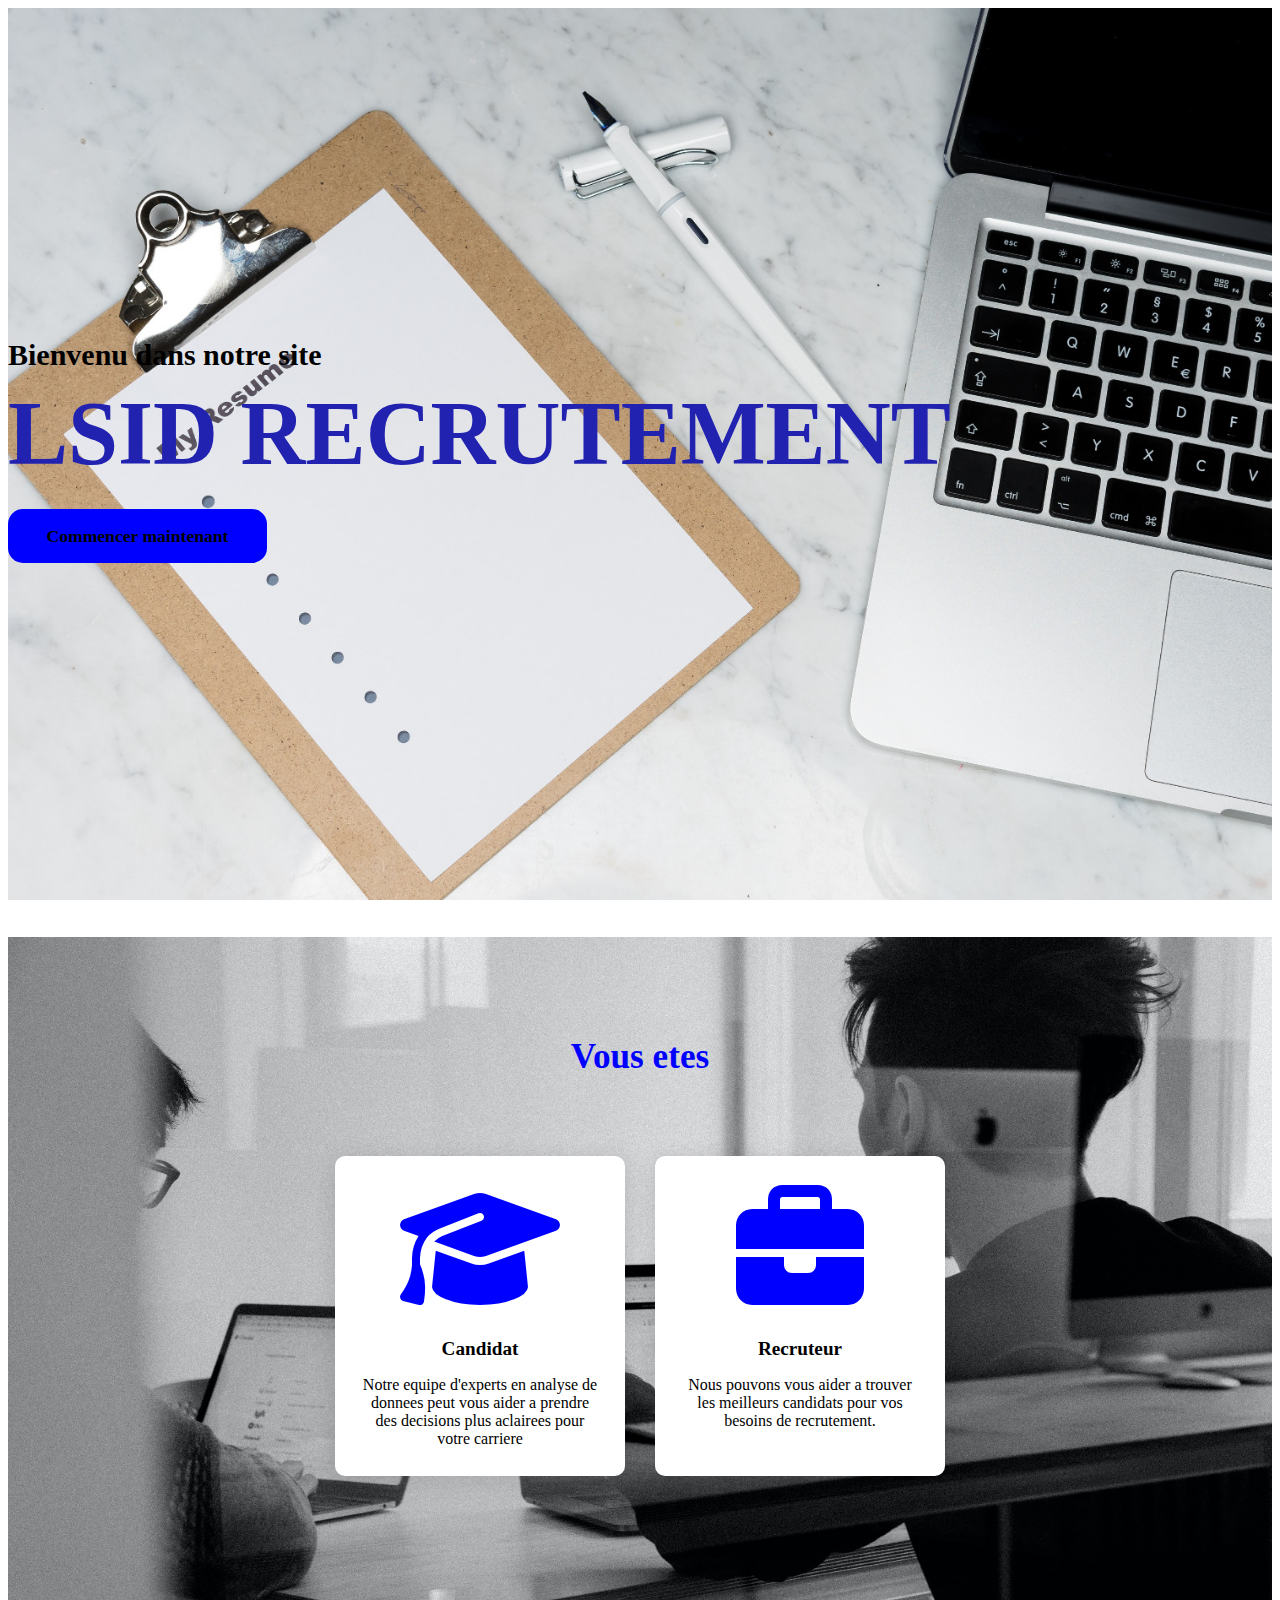
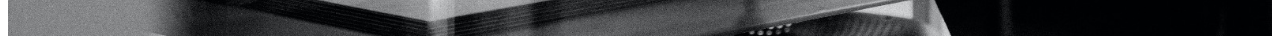
<file: site de recurtement/index.html>
<!DOCTYPE html>
<html>
  <head>
    <title>site</title>
    <link rel="stylesheet" href="https://cdnjs.cloudflare.com/ajax/libs/font-awesome/6.3.0/css/all.min.css" >
    <style>
      .main{
    width: 100%;
    min-height: 100vh;
    display: flex;
    align-items: center;
    background: url(images/BACK1.jpeg.jpg) no-repeat;
    background-size:cover;
    background-position: center center;
    background-attachment: fixed;}

  
  .main h2{
    color:black;
    font-size: 30px;
    font-weight: 900;
  }
  
  .main h2 span{
    display: inline-block;
    font-family:Lato;
    margin-top: 10px;
    color: rgb(34, 34, 177);
    font-size: 3em;
    font-weight: 600;
  }
  .main-bin{
    color: black;
    background-color: blue;
    text-decoration: none;
    font-size: 1.1em;
    font-weight: 600;
    display: inline-block;
    padding: 0.9375em 2.187em;
    border-radius: 15px;
    margin-bottom: 40px;
    transition: 0.7s ease;
  }
  
  .main-bin:hover{
    background-color:rgb(252, 220, 220);
    transform: scale(1.1,1.1);
  }
  
  .social-icons a{
    color: blue;
    font-size: 4em;
    padding-right: 100px;
  }
  
  .title{
    display: flex;
    justify-content: center;
    color: blue;
    font-size: 2.2em;
    font-weight: 800;
    padding-top: 100px;
  }
  
  .content{
    display: flex;
    justify-content: center;
    flex-direction: row;
    flex-wrap: wrap;
    height: 530px;
  }
.cards{
  background: url(images/BACK2.jpeg.jpg) no-repeat;
  background-size: cover;
  
}
  .card{
    background-color: #fff;
    width: 15em;
    box-shadow: 0 5px 25px rgba(1 1 1 /15%);
    padding: 25px;
    margin: 15px;
   height: 270PX;
   border-radius: 10px;
   margin-top: 50px;
  }
  
  .card:hover{
    transform: scale(1.1);
    transition: 0.7s ease;
  }
  
  .icon{
    color: blue;
    font-size: 8em;
    text-align: center;
  }
  
  .info{
    text-align: center;
  }
  
  .info h3{
    color: blue;
    font-size: 1.2em;
    font-weight: 700;
    margin: 10px;
  }
  a{
    text-decoration: none;
  }
    </style>
    </head>
  <body>
<section class="main">
  <div>
      <h2>Bienvenu dans notre site<br><span>LSID RECRUTEMENT</span></h2> 
     
      <a href="#Services"  class="main-bin">Commencer maintenant</a>
      </div>
</section>

<section class="cards" id="Services">
  <h2 class="title">Vous etes</h2>
  <div class="content">
      <div class="card">
          <div class="icon">
            <i class="fa-solid fa-graduation-cap"></i>
          </div>
          <div class="info">
            <a class="a1 " href="connecter_C.php">
              <h3 style="color: black;">Candidat</h3>
              <p style="color: black;">Notre equipe d'experts en analyse de donnees peut vous aider a prendre des decisions plus aclairees pour votre carriere</p>
          </div>
      </div>
      <div class="card">
        <div class="icon">
          <i class="fa-solid fa-briefcase"></i>
          </div>
          <div class="info">
            <a class="a1" href="connecter_R.php">
              <h3 style="color: black;">Recruteur</h3>
              <p style="color: black;">Nous pouvons vous aider a trouver les meilleurs candidats pour vos besoins de recrutement.</p>
          </div>
      </div>
  </div>
</section>
</body>
</html>
</file>
